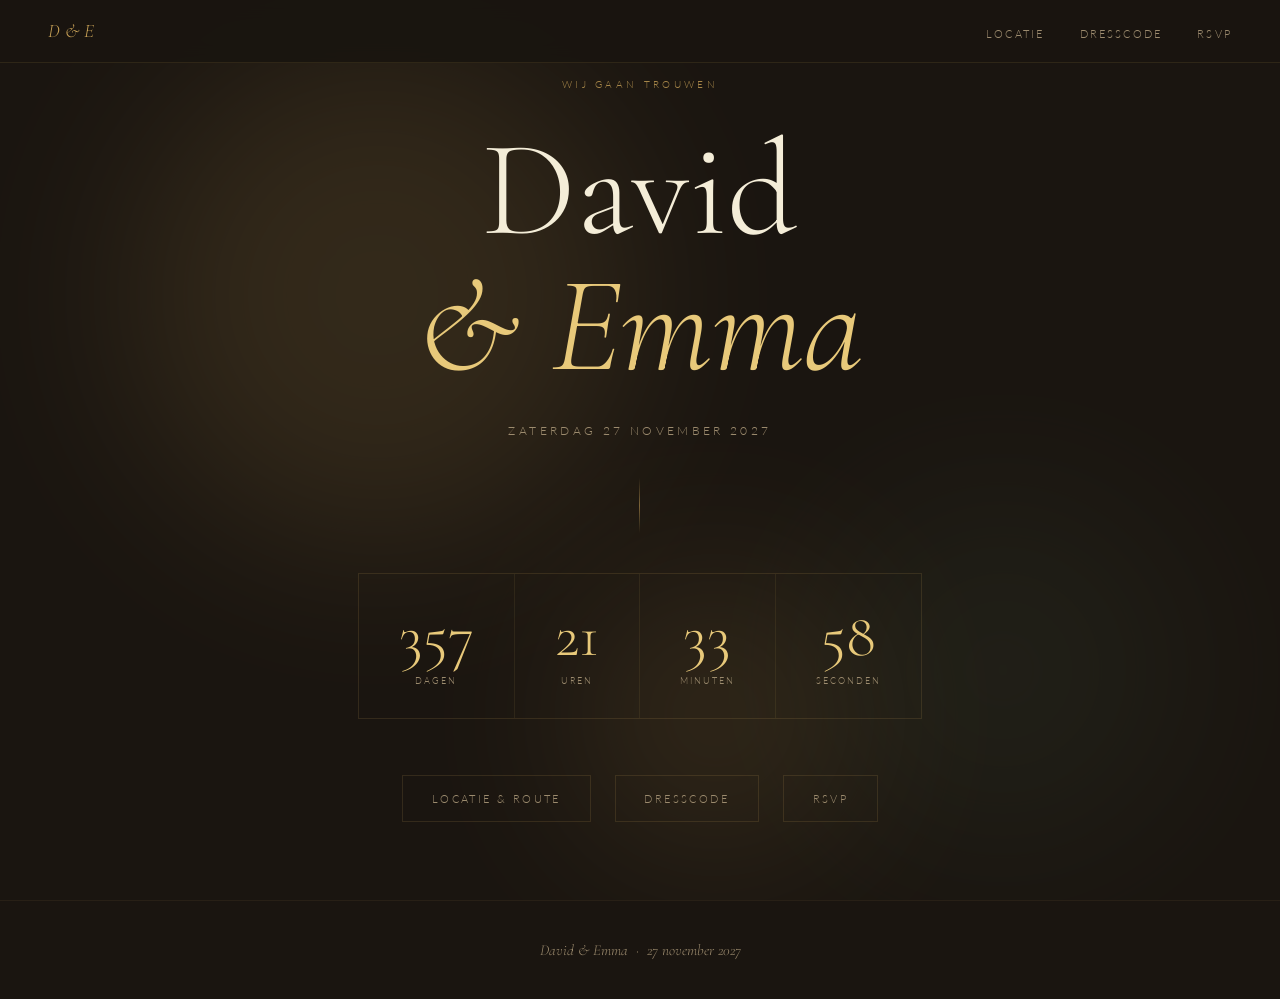
<file: index.html>
<!DOCTYPE html>
<html lang="nl">
<head>
<meta charset="UTF-8">
<meta name="viewport" content="width=device-width, initial-scale=1.0">
<title>David & Emma — 27 november 2027</title>
<link rel="stylesheet" href="style.css">
<style>
  .hero {
    min-height: 100vh;
    display: flex; flex-direction: column;
    align-items: center; justify-content: center;
    text-align: center; padding: 0 2rem;
    position: relative; overflow: hidden;
  }
  .hero-bg { position: absolute; inset: 0; z-index: 0; overflow: hidden; }
  .orb {
    position: absolute; border-radius: 50%;
    filter: blur(90px); pointer-events: none; opacity: 0.14;
  }
  .hero-content { position: relative; z-index: 1; }

  .eyebrow {
    font-size: 0.65rem; letter-spacing: 0.32em;
    text-transform: uppercase; color: var(--gold);
    margin-bottom: 2rem; opacity: 0.8;
  }
  .names {
    font-family: 'Cormorant Garamond', serif;
    font-size: clamp(4.5rem, 11vw, 8.5rem);
    font-weight: 300; line-height: 1;
    color: var(--cream);
  }
  .names em { font-style: italic; color: var(--gold2); }

  .wedding-date {
    margin-top: 1.8rem;
    font-size: 0.75rem; letter-spacing: 0.28em;
    text-transform: uppercase; color: var(--muted);
  }

  .divider-line {
    width: 1px; height: 55px;
    background: linear-gradient(to bottom, transparent, var(--gold), transparent);
    margin: 2.5rem auto; opacity: 0.55;
  }

  /* COUNTDOWN */
  .countdown {
    display: flex; gap: 0;
    justify-content: center;
    border: 1px solid rgba(201,162,87,0.15);
  }
  .cd-block {
    padding: 2rem 2.5rem;
    text-align: center;
    border-right: 1px solid rgba(201,162,87,0.1);
    min-width: 110px;
  }
  .cd-block:last-child { border-right: none; }
  .cd-num {
    font-family: 'Cormorant Garamond', serif;
    font-size: clamp(2.5rem, 5vw, 3.8rem);
    font-weight: 300; color: var(--gold2);
    line-height: 1; display: block;
  }
  .cd-label {
    font-size: 0.58rem; letter-spacing: 0.22em;
    text-transform: uppercase; color: var(--muted);
    margin-top: 0.5rem; display: block;
  }

  /* NAV LINKS BELOW */
  .nav-cards {
    display: flex; gap: 1.5rem;
    margin-top: 3.5rem; flex-wrap: wrap;
    justify-content: center;
  }
  .nav-card {
    text-decoration: none;
    border: 1px solid rgba(201,162,87,0.15);
    padding: 1rem 1.8rem;
    color: var(--muted); font-size: 0.68rem;
    letter-spacing: 0.22em; text-transform: uppercase;
    transition: all 0.2s; position: relative;
  }
  .nav-card::before {
    content: '';
    position: absolute; top: 0; left: 0;
    width: 0; height: 1px; background: var(--gold);
    transition: width 0.3s;
  }
  .nav-card:hover::before { width: 100%; }
  .nav-card:hover { color: var(--gold); border-color: rgba(201,162,87,0.35); }

  @media (max-width: 640px) {
    .cd-block { padding: 1.4rem 1.2rem; min-width: 72px; }
    .countdown { gap: 0; }
  }
</style>
</head>
<body>

<nav>
  <a href="index.html" class="logo">D & E</a>
  <ul>
    <li><a href="locatie.html">Locatie</a></li>
    <li><a href="dresscode.html">Dresscode</a></li>
    <li><a href="rsvp.html">RSVP</a></li>
  </ul>
</nav>

<div class="hero">
  <div class="hero-bg" id="bg">
    <div class="orb" style="width:500px;height:500px;background:#C9A257;top:5%;left:10%;"></div>
    <div class="orb" style="width:350px;height:350px;background:#4A6348;top:55%;right:8%;"></div>
    <div class="orb" style="width:280px;height:280px;background:#C9A257;bottom:5%;left:45%;"></div>
  </div>

  <div class="hero-content">
    <p class="eyebrow">Wij gaan trouwen</p>

    <h1 class="names">
      David<br><em>& Emma</em>
    </h1>

    <p class="wedding-date">Zaterdag 27 november 2027</p>

    <div class="divider-line"></div>

    <div class="countdown">
      <div class="cd-block">
        <span class="cd-num" id="cd-days">—</span>
        <span class="cd-label">dagen</span>
      </div>
      <div class="cd-block">
        <span class="cd-num" id="cd-hours">—</span>
        <span class="cd-label">uren</span>
      </div>
      <div class="cd-block">
        <span class="cd-num" id="cd-mins">—</span>
        <span class="cd-label">minuten</span>
      </div>
      <div class="cd-block">
        <span class="cd-num" id="cd-secs">—</span>
        <span class="cd-label">seconden</span>
      </div>
    </div>

    <div class="nav-cards">
      <a href="locatie.html" class="nav-card">Locatie & route</a>
      <a href="dresscode.html" class="nav-card">Dresscode</a>
      <a href="rsvp.html" class="nav-card">RSVP</a>
    </div>
  </div>
</div>

<footer>David & Emma &nbsp;·&nbsp; 27 november 2027</footer>

<script>
  // Particles
  const bg = document.getElementById('bg');
  for (let i = 0; i < 55; i++) {
    const p = document.createElement('div');
    p.className = 'particle';
    const s = 1.5 + Math.random() * 2.5;
    p.style.cssText = `width:${s}px;height:${s}px;background:rgba(${Math.random()>.5?'201,162,87':'244,237,216'},${.4+Math.random()*.5});left:${Math.random()*100}vw;animation-duration:${10+Math.random()*18}s;animation-delay:${-Math.random()*20}s;top:-10px;position:absolute;`;
    bg.appendChild(p);
  }

  // Countdown
  function tick() {
    const target = new Date('2027-11-27T14:00:00');
    const diff = target - new Date();
    if (diff <= 0) {
      ['days','hours','mins','secs'].forEach(id => document.getElementById('cd-'+id).textContent = '0');
      return;
    }
    document.getElementById('cd-days').textContent  = Math.floor(diff / 86400000);
    document.getElementById('cd-hours').textContent = String(Math.floor((diff % 86400000) / 3600000)).padStart(2,'0');
    document.getElementById('cd-mins').textContent  = String(Math.floor((diff % 3600000) / 60000)).padStart(2,'0');
    document.getElementById('cd-secs').textContent  = String(Math.floor((diff % 60000) / 1000)).padStart(2,'0');
  }
  tick(); setInterval(tick, 1000);
</script>
</body>
</html>
</file>
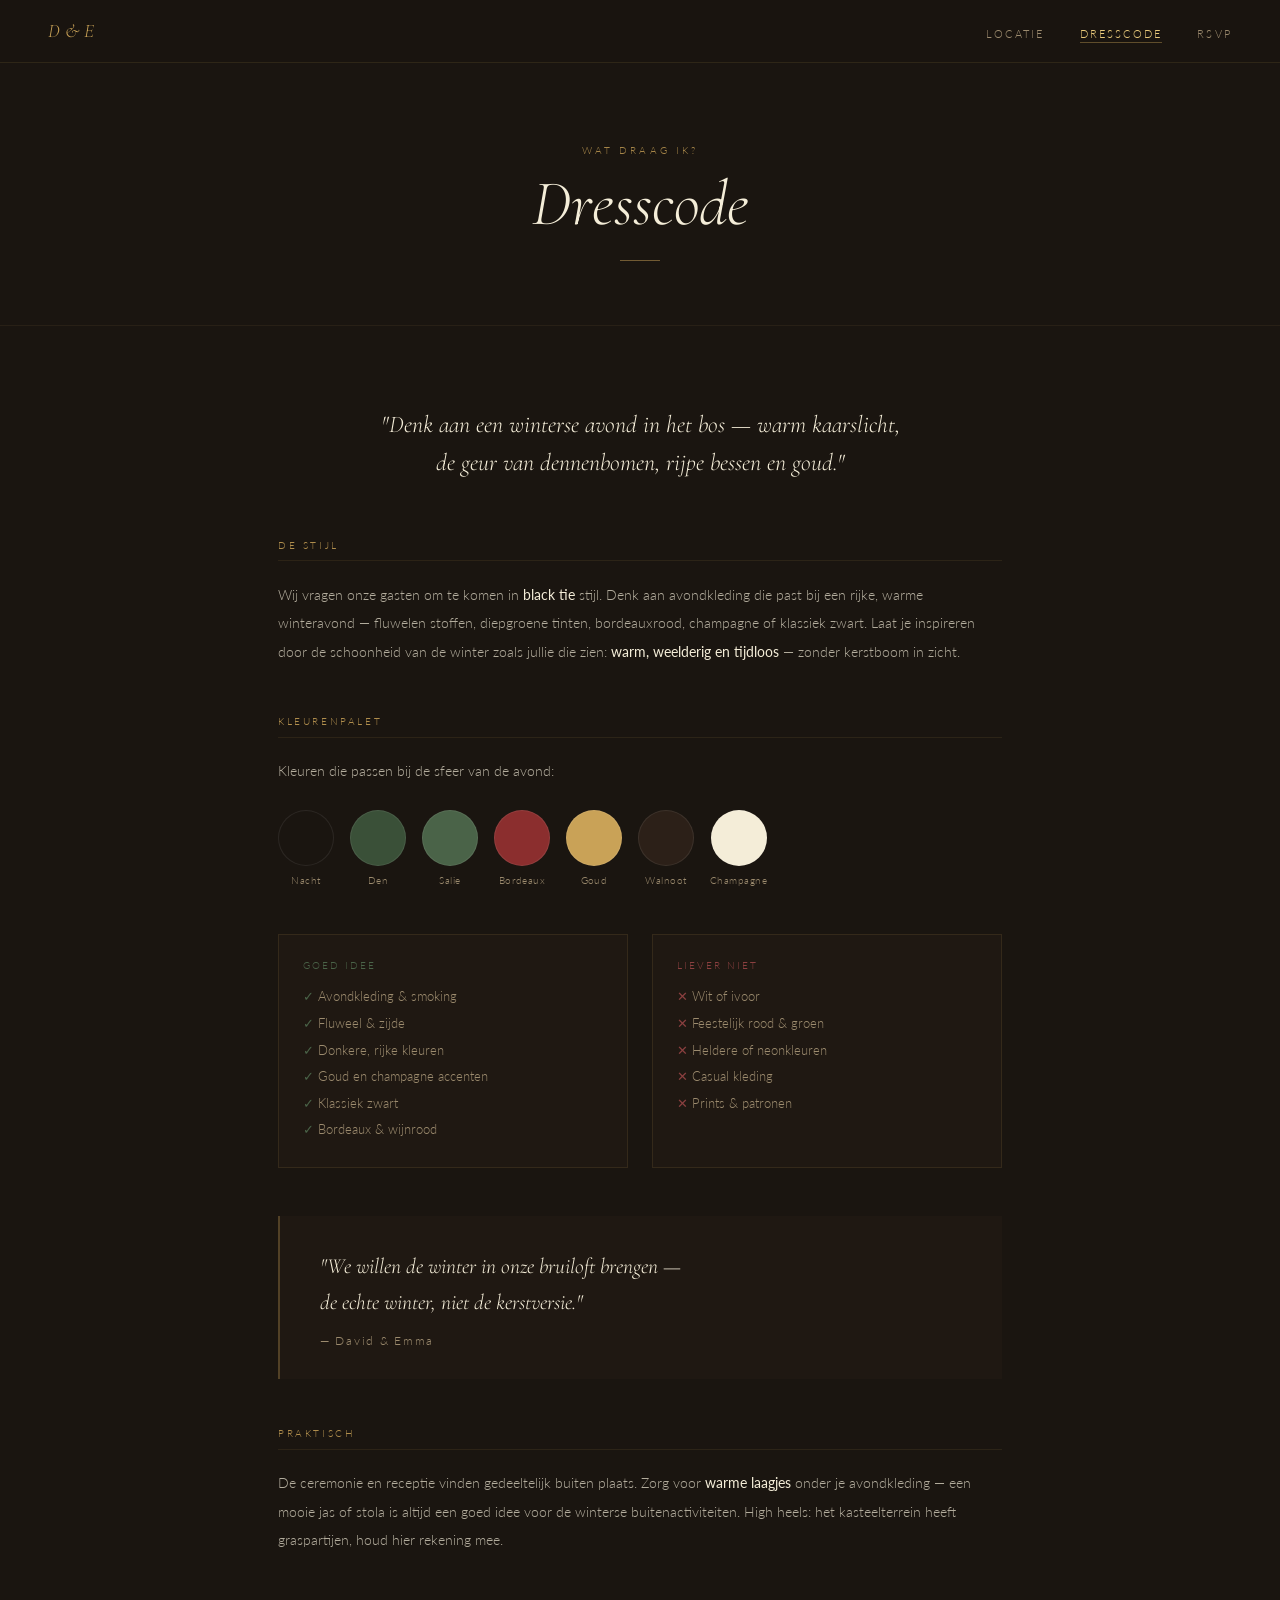
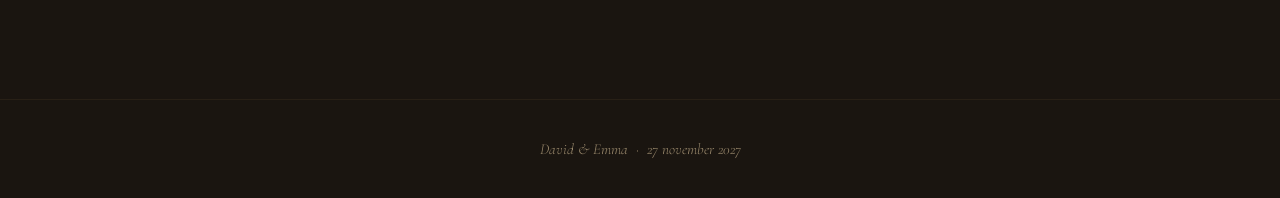
<file: dresscode.html>
<!DOCTYPE html>
<html lang="nl">
<head>
<meta charset="UTF-8">
<meta name="viewport" content="width=device-width, initial-scale=1.0">
<title>Dresscode — David & Emma</title>
<link rel="stylesheet" href="style.css">
<style>
  .dresscode-intro {
    font-family: 'Cormorant Garamond', serif;
    font-size: 1.5rem; font-weight: 300; font-style: italic;
    color: var(--cream); line-height: 1.6;
    text-align: center; margin-bottom: 3.5rem;
    padding: 0 2rem;
  }

  .dresscode-section {
    margin-bottom: 3rem;
  }
  .dresscode-section-title {
    font-size: 0.65rem; letter-spacing: 0.25em;
    text-transform: uppercase; color: var(--gold);
    margin-bottom: 1.2rem; opacity: 0.85;
    padding-bottom: 0.6rem;
    border-bottom: 1px solid rgba(201,162,87,0.12);
  }
  .dresscode-text {
    font-size: 0.9rem; color: rgba(244,237,216,0.7);
    line-height: 2;
  }
  .dresscode-text strong { color: var(--cream); font-weight: 400; }

  /* Palette */
  .palette-row {
    display: flex; gap: 1rem; flex-wrap: wrap;
    margin-top: 1.5rem; align-items: flex-end;
  }
  .palette-item { text-align: center; }
  .swatch-lg {
    width: 56px; height: 56px; border-radius: 50%;
    border: 1px solid rgba(255,255,255,0.08);
    margin: 0 auto 0.5rem;
  }
  .swatch-name {
    font-size: 0.62rem; color: var(--muted);
    letter-spacing: 0.05em;
  }

  /* Do / Don't */
  .do-dont {
    display: grid; grid-template-columns: 1fr 1fr;
    gap: 1.5rem; margin-top: 1.5rem;
  }
  .do-box, .dont-box {
    padding: 1.5rem;
    border: 1px solid rgba(201,162,87,0.12);
    background: rgba(44,32,24,0.3);
  }
  .do-box-title {
    font-size: 0.62rem; letter-spacing: 0.2em;
    text-transform: uppercase; color: var(--sage);
    margin-bottom: 0.8rem;
  }
  .dont-box-title {
    font-size: 0.62rem; letter-spacing: 0.2em;
    text-transform: uppercase; color: #8B4040;
    margin-bottom: 0.8rem;
  }
  .do-list, .dont-list {
    list-style: none; font-size: 0.83rem;
    color: var(--muted); line-height: 2;
  }
  .do-list li::before { content: '✓  '; color: var(--sage); }
  .dont-list li::before { content: '✕  '; color: #8B4040; }

  .quote-block {
    margin: 3rem 0;
    padding: 2rem 2.5rem;
    border-left: 2px solid rgba(201,162,87,0.3);
    background: rgba(44,32,24,0.3);
  }
  .quote-text {
    font-family: 'Cormorant Garamond', serif;
    font-size: 1.35rem; font-style: italic; font-weight: 300;
    color: var(--cream); line-height: 1.7;
  }
  .quote-sub {
    font-size: 0.72rem; letter-spacing: 0.15em;
    color: var(--muted); margin-top: 0.8rem;
  }

  @media (max-width: 640px) {
    .do-dont { grid-template-columns: 1fr; }
  }
</style>
</head>
<body>

<nav>
  <a href="index.html" class="logo">D & E</a>
  <ul>
    <li><a href="locatie.html">Locatie</a></li>
    <li><a href="dresscode.html" class="active">Dresscode</a></li>
    <li><a href="rsvp.html">RSVP</a></li>
  </ul>
</nav>

<div class="page-header">
  <p class="page-eyebrow">Wat draag ik?</p>
  <h1 class="page-title">Dresscode</h1>
  <div class="gold-line"></div>
</div>

<div class="content">

  <p class="dresscode-intro">
    "Denk aan een winterse avond in het bos — warm kaarslicht,<br>
    de geur van dennenbomen, rijpe bessen en goud."
  </p>

  <div class="dresscode-section">
    <p class="dresscode-section-title">De stijl</p>
    <p class="dresscode-text">
      Wij vragen onze gasten om te komen in <strong>black tie</strong> stijl.
      Denk aan avondkleding die past bij een rijke, warme winteravond —
      fluwelen stoffen, diepgroene tinten, bordeauxrood, champagne of klassiek zwart.
      Laat je inspireren door de schoonheid van de winter zoals jullie die zien:
      <strong>warm, weelderig en tijdloos</strong> — zonder kerstboom in zicht.
    </p>
  </div>

  <div class="dresscode-section">
    <p class="dresscode-section-title">Kleurenpalet</p>
    <p class="dresscode-text">Kleuren die passen bij de sfeer van de avond:</p>
    <div class="palette-row">
      <div class="palette-item">
        <div class="swatch-lg" style="background:#1A1510;"></div>
        <p class="swatch-name">Nacht</p>
      </div>
      <div class="palette-item">
        <div class="swatch-lg" style="background:#3A5038;"></div>
        <p class="swatch-name">Den</p>
      </div>
      <div class="palette-item">
        <div class="swatch-lg" style="background:#4A6348;"></div>
        <p class="swatch-name">Salie</p>
      </div>
      <div class="palette-item">
        <div class="swatch-lg" style="background:#8B2E2E;"></div>
        <p class="swatch-name">Bordeaux</p>
      </div>
      <div class="palette-item">
        <div class="swatch-lg" style="background:#C9A257;"></div>
        <p class="swatch-name">Goud</p>
      </div>
      <div class="palette-item">
        <div class="swatch-lg" style="background:#2C2018;"></div>
        <p class="swatch-name">Walnoot</p>
      </div>
      <div class="palette-item">
        <div class="swatch-lg" style="background:#F4EDD8;"></div>
        <p class="swatch-name">Champagne</p>
      </div>
    </div>
  </div>

  <div class="do-dont">
    <div class="do-box">
      <p class="do-box-title">Goed idee</p>
      <ul class="do-list">
        <li>Avondkleding & smoking</li>
        <li>Fluweel & zijde</li>
        <li>Donkere, rijke kleuren</li>
        <li>Goud en champagne accenten</li>
        <li>Klassiek zwart</li>
        <li>Bordeaux & wijnrood</li>
      </ul>
    </div>
    <div class="dont-box">
      <p class="dont-box-title">Liever niet</p>
      <ul class="dont-list">
        <li>Wit of ivoor</li>
        <li>Feestelijk rood & groen</li>
        <li>Heldere of neonkleuren</li>
        <li>Casual kleding</li>
        <li>Prints & patronen</li>
      </ul>
    </div>
  </div>

  <div class="quote-block">
    <p class="quote-text">
      "We willen de winter in onze bruiloft brengen —<br>
      de echte winter, niet de kerstversie."
    </p>
    <p class="quote-sub">— David & Emma</p>
  </div>

  <div class="dresscode-section">
    <p class="dresscode-section-title">Praktisch</p>
    <p class="dresscode-text">
      De ceremonie en receptie vinden gedeeltelijk buiten plaats.
      Zorg voor <strong>warme laagjes</strong> onder je avondkleding —
      een mooie jas of stola is altijd een goed idee voor de winterse buitenactiviteiten.
      High heels: het kasteelterrein heeft graspartijen, houd hier rekening mee.
    </p>
  </div>

</div>

<footer>David & Emma &nbsp;·&nbsp; 27 november 2027</footer>

</body>
</html>
</file>
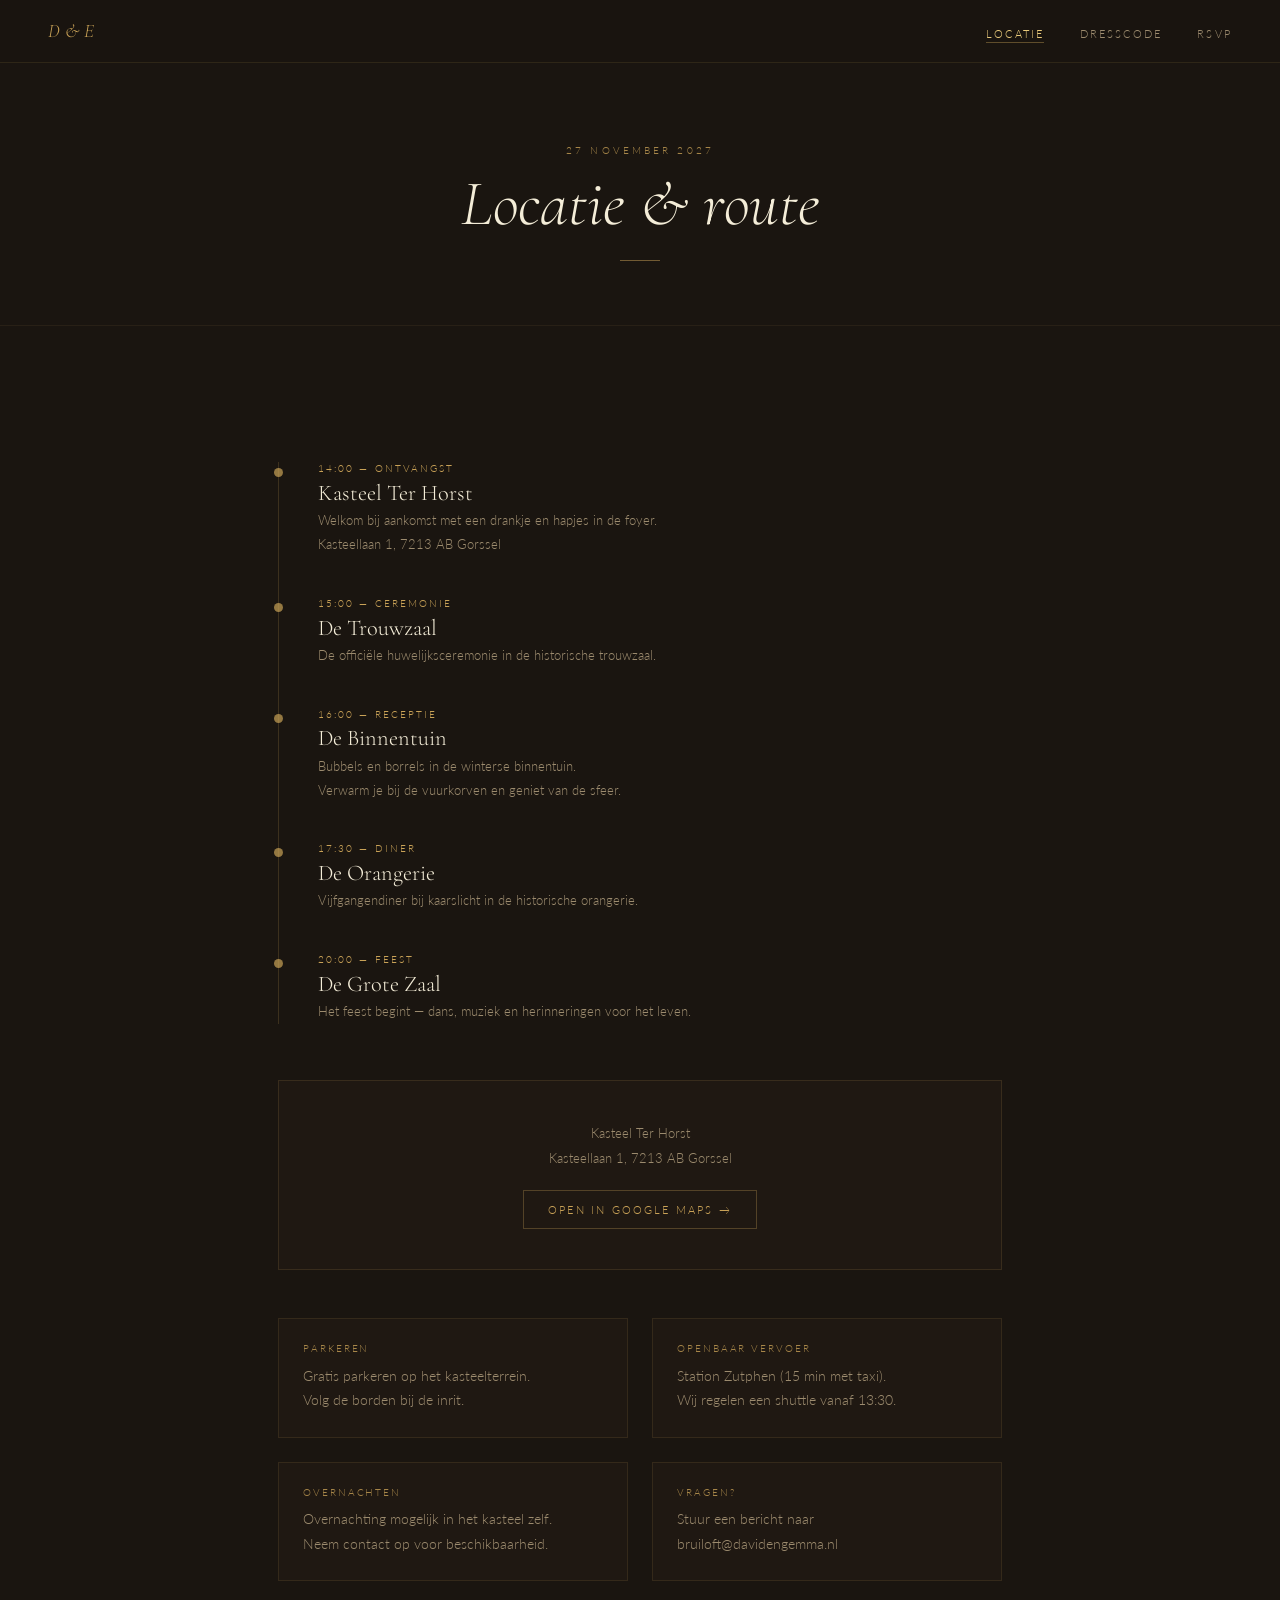
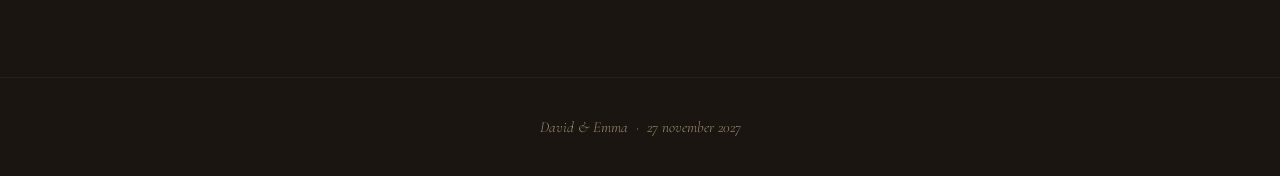
<file: locatie.html>
<!DOCTYPE html>
<html lang="nl">
<head>
<meta charset="UTF-8">
<meta name="viewport" content="width=device-width, initial-scale=1.0">
<title>Locatie — David & Emma</title>
<link rel="stylesheet" href="style.css">
<style>
  .timeline {
    position: relative;
    margin-top: 3.5rem;
  }
  .timeline::before {
    content: '';
    position: absolute; left: 0; top: 0; bottom: 0;
    width: 1px; background: rgba(201,162,87,0.2);
  }
  .timeline-item {
    position: relative;
    padding: 0 0 2.5rem 2.5rem;
  }
  .timeline-item::before {
    content: '';
    position: absolute; left: -4px; top: 6px;
    width: 9px; height: 9px; border-radius: 50%;
    background: var(--gold); opacity: 0.7;
  }
  .timeline-time {
    font-size: 0.65rem; letter-spacing: 0.2em;
    text-transform: uppercase; color: var(--gold);
    margin-bottom: 0.3rem;
  }
  .timeline-name {
    font-family: 'Cormorant Garamond', serif;
    font-size: 1.4rem; font-weight: 300;
    color: var(--cream); margin-bottom: 0.2rem;
  }
  .timeline-desc {
    font-size: 0.83rem; color: var(--muted); line-height: 1.8;
  }

  .map-placeholder {
    margin-top: 3.5rem;
    border: 1px solid rgba(201,162,87,0.15);
    background: rgba(44,32,24,0.3);
    padding: 2.5rem;
    text-align: center;
  }
  .map-placeholder p {
    font-size: 0.82rem; color: var(--muted); line-height: 1.9;
    margin-bottom: 1.2rem;
  }
  .map-link {
    display: inline-block;
    font-size: 0.68rem; letter-spacing: 0.2em;
    text-transform: uppercase; color: var(--gold);
    border: 1px solid rgba(201,162,87,0.3);
    padding: 0.75rem 1.5rem;
    text-decoration: none; transition: all 0.2s;
  }
  .map-link:hover { background: rgba(201,162,87,0.08); }

  .info-grid {
    display: grid;
    grid-template-columns: 1fr 1fr;
    gap: 1.5rem;
    margin-top: 3rem;
  }
  .info-block {
    padding: 1.5rem;
    border: 1px solid rgba(201,162,87,0.12);
    background: rgba(44,32,24,0.3);
  }
  .info-block-label {
    font-size: 0.6rem; letter-spacing: 0.2em;
    text-transform: uppercase; color: var(--gold);
    margin-bottom: 0.6rem; opacity: 0.8;
  }
  .info-block-text {
    font-size: 0.85rem; color: var(--muted); line-height: 1.8;
  }

  @media (max-width: 640px) {
    .info-grid { grid-template-columns: 1fr; }
  }
</style>
</head>
<body>

<nav>
  <a href="index.html" class="logo">D & E</a>
  <ul>
    <li><a href="locatie.html" class="active">Locatie</a></li>
    <li><a href="dresscode.html">Dresscode</a></li>
    <li><a href="rsvp.html">RSVP</a></li>
  </ul>
</nav>

<div class="page-header">
  <p class="page-eyebrow">27 november 2027</p>
  <h1 class="page-title">Locatie & route</h1>
  <div class="gold-line"></div>
</div>

<div class="content">

  <div class="timeline">
    <div class="timeline-item">
      <p class="timeline-time">14:00 — Ontvangst</p>
      <p class="timeline-name">Kasteel Ter Horst</p>
      <p class="timeline-desc">Welkom bij aankomst met een drankje en hapjes in de foyer.<br>Kasteellaan 1, 7213 AB Gorssel</p>
    </div>
    <div class="timeline-item">
      <p class="timeline-time">15:00 — Ceremonie</p>
      <p class="timeline-name">De Trouwzaal</p>
      <p class="timeline-desc">De officiële huwelijksceremonie in de historische trouwzaal.</p>
    </div>
    <div class="timeline-item">
      <p class="timeline-time">16:00 — Receptie</p>
      <p class="timeline-name">De Binnentuin</p>
      <p class="timeline-desc">Bubbels en borrels in de winterse binnentuin.<br>Verwarm je bij de vuurkorven en geniet van de sfeer.</p>
    </div>
    <div class="timeline-item">
      <p class="timeline-time">17:30 — Diner</p>
      <p class="timeline-name">De Orangerie</p>
      <p class="timeline-desc">Vijfgangendiner bij kaarslicht in de historische orangerie.</p>
    </div>
    <div class="timeline-item" style="padding-bottom:0;">
      <p class="timeline-time">20:00 — Feest</p>
      <p class="timeline-name">De Grote Zaal</p>
      <p class="timeline-desc">Het feest begint — dans, muziek en herinneringen voor het leven.</p>
    </div>
  </div>

  <div class="map-placeholder">
    <p>Kasteel Ter Horst<br>Kasteellaan 1, 7213 AB Gorssel</p>
    <a class="map-link" href="https://maps.google.com/?q=Kasteellaan+1,+7213+AB+Gorssel" target="_blank">Open in Google Maps →</a>
  </div>

  <div class="info-grid">
    <div class="info-block">
      <p class="info-block-label">Parkeren</p>
      <p class="info-block-text">Gratis parkeren op het kasteelterrein.<br>Volg de borden bij de inrit.</p>
    </div>
    <div class="info-block">
      <p class="info-block-label">Openbaar vervoer</p>
      <p class="info-block-text">Station Zutphen (15 min met taxi).<br>Wij regelen een shuttle vanaf 13:30.</p>
    </div>
    <div class="info-block">
      <p class="info-block-label">Overnachten</p>
      <p class="info-block-text">Overnachting mogelijk in het kasteel zelf.<br>Neem contact op voor beschikbaarheid.</p>
    </div>
    <div class="info-block">
      <p class="info-block-label">Vragen?</p>
      <p class="info-block-text">Stuur een bericht naar<br>bruiloft@davidengemma.nl</p>
    </div>
  </div>

</div>

<footer>David & Emma &nbsp;·&nbsp; 27 november 2027</footer>

</body>
</html>
</file>
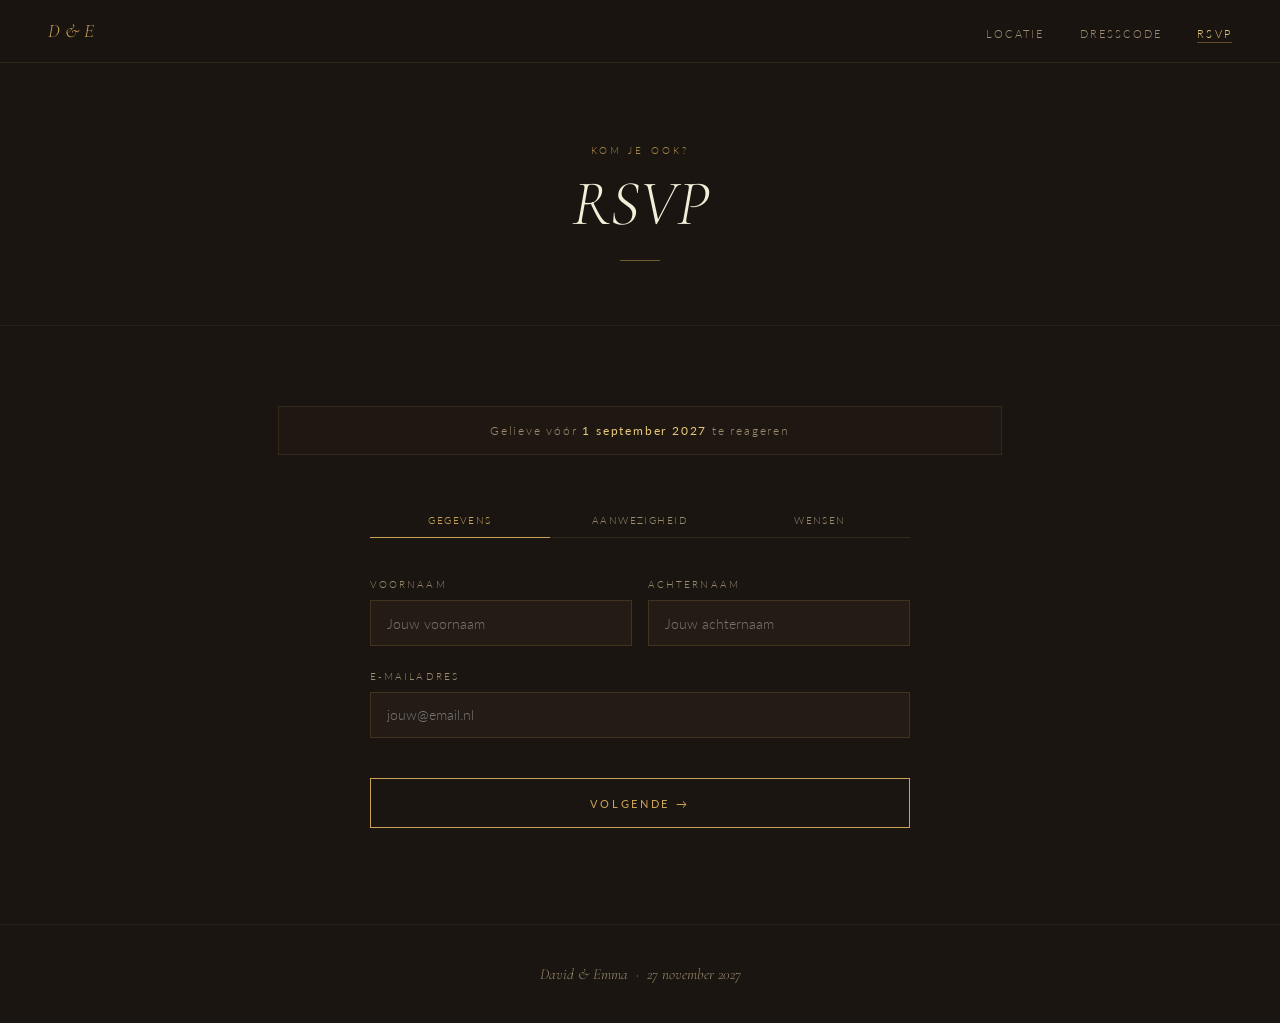
<file: rsvp.html>
<!DOCTYPE html>
<html lang="nl">
<head>
<meta charset="UTF-8">
<meta name="viewport" content="width=device-width, initial-scale=1.0">
<title>RSVP — David & Emma</title>
<link rel="stylesheet" href="style.css">
<style>
  .rsvp-deadline {
    text-align: center;
    font-size: 0.75rem; letter-spacing: 0.15em;
    color: var(--muted); margin-bottom: 3rem;
    padding: 1rem;
    border: 1px solid rgba(201,162,87,0.12);
    background: rgba(44,32,24,0.3);
  }
  .rsvp-deadline strong { color: var(--gold2); font-weight: 400; }

  .rsvp-form-wrap {
    max-width: 540px; margin: 0 auto;
  }

  .form-row {
    display: grid; grid-template-columns: 1fr 1fr; gap: 1rem;
  }

  .step-indicator {
    display: flex; gap: 0; margin-bottom: 2.5rem;
  }
  .step {
    flex: 1; padding: 0.7rem;
    text-align: center; font-size: 0.62rem;
    letter-spacing: 0.15em; text-transform: uppercase;
    color: var(--muted);
    border-bottom: 1px solid rgba(201,162,87,0.15);
  }
  .step.active {
    color: var(--gold);
    border-bottom: 1px solid var(--gold);
  }
  .step.done {
    color: var(--sage);
    border-bottom: 1px solid var(--sage);
  }

  textarea.form-input {
    resize: vertical; min-height: 90px;
  }

  @media (max-width: 640px) {
    .form-row { grid-template-columns: 1fr; }
  }
</style>
</head>
<body>

<nav>
  <a href="index.html" class="logo">D & E</a>
  <ul>
    <li><a href="locatie.html">Locatie</a></li>
    <li><a href="dresscode.html">Dresscode</a></li>
    <li><a href="rsvp.html" class="active">RSVP</a></li>
  </ul>
</nav>

<div class="page-header">
  <p class="page-eyebrow">Kom je ook?</p>
  <h1 class="page-title">RSVP</h1>
  <div class="gold-line"></div>
</div>

<div class="content">

  <p class="rsvp-deadline">
    Gelieve vóór <strong>1 september 2027</strong> te reageren
  </p>

  <div class="rsvp-form-wrap">

    <div id="rsvp-form">
      <div class="step-indicator">
        <div class="step active" id="step1-ind">Gegevens</div>
        <div class="step" id="step2-ind">Aanwezigheid</div>
        <div class="step" id="step3-ind">Wensen</div>
      </div>

      <!-- STAP 1 -->
      <div id="step1">
        <div class="form-row">
          <div class="form-field">
            <label class="form-label">Voornaam</label>
            <input class="form-input" type="text" id="inp-voornaam" placeholder="Jouw voornaam">
          </div>
          <div class="form-field">
            <label class="form-label">Achternaam</label>
            <input class="form-input" type="text" id="inp-achternaam" placeholder="Jouw achternaam">
          </div>
        </div>
        <div class="form-field">
          <label class="form-label">E-mailadres</label>
          <input class="form-input" type="email" id="inp-email" placeholder="jouw@email.nl">
        </div>
        <button class="btn-gold" onclick="goStep(2)">Volgende →</button>
      </div>

      <!-- STAP 2 -->
      <div id="step2" style="display:none;">
        <div class="form-field">
          <label class="form-label">Aanwezigheid</label>
          <div class="radio-group">
            <div class="radio-opt active" data-val="ja" onclick="selectAttend(this)">✓ &nbsp;Ik kom!</div>
            <div class="radio-opt" data-val="nee" onclick="selectAttend(this)">✕ &nbsp;Helaas niet</div>
          </div>
        </div>
        <div class="form-field" id="aantal-wrap">
          <label class="form-label">Aantal personen (inclusief jezelf)</label>
          <input class="form-input" type="number" id="inp-aantal" min="1" max="8" value="1">
        </div>
        <div class="form-field" id="moment-wrap">
          <label class="form-label">Aanwezig bij</label>
          <div class="radio-group" style="flex-direction:column; gap:0.6rem;">
            <div class="radio-opt active" style="justify-content:flex-start; padding-left:1rem;" data-moment="alles" onclick="selectMoment(this)">Ceremonie, receptie, diner & feest</div>
            <div class="radio-opt" style="justify-content:flex-start; padding-left:1rem;" data-moment="diner" onclick="selectMoment(this)">Alleen diner & feest (vanaf 17:30)</div>
            <div class="radio-opt" style="justify-content:flex-start; padding-left:1rem;" data-moment="feest" onclick="selectMoment(this)">Alleen het feest (vanaf 20:00)</div>
          </div>
        </div>
        <button class="btn-gold" onclick="goStep(3)">Volgende →</button>
      </div>

      <!-- STAP 3 -->
      <div id="step3" style="display:none;">
        <div class="form-field" id="dieet-wrap">
          <label class="form-label">Dieetwensen of allergieën</label>
          <input class="form-input" type="text" id="inp-dieet" placeholder="Bijv. glutenvrij, vegetarisch, noten…">
        </div>
        <div class="form-field">
          <label class="form-label">Lied aanvragen voor de dansvloer?</label>
          <input class="form-input" type="text" id="inp-lied" placeholder="Artiest & songtitel">
        </div>
        <div class="form-field">
          <label class="form-label">Bericht voor David & Emma (optioneel)</label>
          <textarea class="form-input" id="inp-bericht" placeholder="Schrijf ons een persoonlijk berichtje…"></textarea>
        </div>
        <button class="btn-gold" onclick="submitRsvp()">Versturen</button>
      </div>
    </div>

    <div class="success-box" id="rsvp-success">
      <p class="success-title">Dankjewel!</p>
      <p class="success-text" id="success-msg">We hebben jouw aanmelding ontvangen.<br>Tot 27 november 2027!</p>
    </div>

  </div>
</div>

<footer>David & Emma &nbsp;·&nbsp; 27 november 2027</footer>

<script>
  let attendVal = 'ja';

  function goStep(n) {
    if (n === 2) {
      const voor = document.getElementById('inp-voornaam').value.trim();
      const email = document.getElementById('inp-email').value.trim();
      if (!voor || !email) { alert('Vul je naam en e-mailadres in.'); return; }
    }
    [1,2,3].forEach(i => {
      document.getElementById('step'+i).style.display = i === n ? '' : 'none';
      const ind = document.getElementById('step'+i+'-ind');
      ind.className = 'step' + (i === n ? ' active' : i < n ? ' done' : '');
    });
  }

  function selectAttend(el) {
    document.querySelectorAll('.radio-opt[data-val]').forEach(e => e.classList.remove('active'));
    el.classList.add('active');
    attendVal = el.dataset.val;
    const show = attendVal === 'ja';
    document.getElementById('aantal-wrap').style.display = show ? '' : 'none';
    document.getElementById('moment-wrap').style.display = show ? '' : 'none';
  }

  function selectMoment(el) {
    document.querySelectorAll('.radio-opt[data-moment]').forEach(e => e.classList.remove('active'));
    el.classList.add('active');
  }

  function submitRsvp() {
    document.getElementById('rsvp-form').style.display = 'none';
    const success = document.getElementById('rsvp-success');
    success.style.display = 'block';
    if (attendVal === 'nee') {
      document.getElementById('success-msg').innerHTML =
        'We begrijpen het en zijn blij dat je hebt laten weten.<br>We missen je op 27 november!';
    }
  }
</script>
</body>
</html>
</file>
<file: style.css>
@import url('https://fonts.googleapis.com/css2?family=Cormorant+Garamond:ital,wght@0,300;0,400;1,300;1,400&family=Lato:wght@200;300;400&display=swap');

*, *::before, *::after { box-sizing: border-box; margin: 0; padding: 0; }

:root {
  --dark:   #1A1510;
  --bark:   #2C2018;
  --wood:   #3D2E1A;
  --gold:   #C9A257;
  --gold2:  #E8C97A;
  --cream:  #F4EDD8;
  --sage:   #4A6348;
  --moss:   #3A5038;
  --pine:   #263B24;
  --white:  #FAF6EE;
  --muted:  #9C8B6E;
}

html { scroll-behavior: smooth; }

body {
  font-family: 'Lato', sans-serif;
  background: var(--dark);
  color: var(--cream);
  font-weight: 300;
  overflow-x: hidden;
  min-height: 100vh;
}

/* ── NAV ── */
nav {
  position: fixed; top: 0; left: 0; right: 0; z-index: 100;
  display: flex; justify-content: space-between; align-items: center;
  padding: 1.2rem 3rem;
  background: rgba(26,21,16,0.92);
  backdrop-filter: blur(10px);
  border-bottom: 1px solid rgba(201,162,87,0.12);
}
nav .logo {
  font-family: 'Cormorant Garamond', serif;
  font-style: italic; font-size: 1.2rem;
  color: var(--gold); letter-spacing: 0.03em;
  text-decoration: none;
}
nav ul { list-style: none; display: flex; gap: 2.2rem; }
nav ul li a {
  text-decoration: none; font-size: 0.68rem;
  letter-spacing: 0.2em; text-transform: uppercase;
  color: var(--muted); transition: color 0.2s;
}
nav ul li a:hover { color: var(--gold); }
nav ul li a.active { color: var(--gold2); border-bottom: 1px solid rgba(201,162,87,0.4); padding-bottom: 2px; }

/* ── PAGE HEADER (subpages) ── */
.page-header {
  padding: 9rem 3rem 4rem;
  text-align: center;
  border-bottom: 1px solid rgba(201,162,87,0.08);
}
.page-eyebrow {
  font-size: 0.65rem; letter-spacing: 0.3em;
  text-transform: uppercase; color: var(--gold);
  margin-bottom: 1rem; opacity: 0.8;
}
.page-title {
  font-family: 'Cormorant Garamond', serif;
  font-size: clamp(2.5rem, 6vw, 4rem);
  font-weight: 300; font-style: italic;
  color: var(--cream); line-height: 1;
}
.gold-line {
  width: 40px; height: 1px;
  background: var(--gold);
  margin: 1.5rem auto 0; opacity: 0.5;
}

/* ── CONTENT WRAPPER ── */
.content {
  max-width: 820px;
  margin: 0 auto;
  padding: 5rem 3rem 6rem;
}

/* ── CARDS ── */
.card {
  border: 1px solid rgba(201,162,87,0.18);
  padding: 2.2rem;
  background: rgba(44,32,24,0.4);
  position: relative;
  margin-bottom: 1.5rem;
}
.card::before {
  content: '';
  position: absolute; top: 0; left: 0;
  width: 28px; height: 1px; background: var(--gold);
}
.card-label {
  font-size: 0.62rem; letter-spacing: 0.22em;
  text-transform: uppercase; color: var(--gold);
  margin-bottom: 0.8rem; opacity: 0.8;
}
.card-title {
  font-family: 'Cormorant Garamond', serif;
  font-size: 1.8rem; font-weight: 300;
  color: var(--cream); margin-bottom: 0.5rem;
}
.card-text {
  font-size: 0.88rem; color: var(--muted);
  line-height: 1.9;
}
.card-accent {
  margin-top: 1rem; font-size: 0.72rem;
  letter-spacing: 0.12em; color: var(--gold2);
}

/* ── GRID ── */
.grid-2 {
  display: grid;
  grid-template-columns: 1fr 1fr;
  gap: 1.5rem;
}

/* ── PALETTE ── */
.palette { display: flex; gap: 0.7rem; flex-wrap: wrap; margin-top: 1.2rem; }
.swatch {
  width: 40px; height: 40px; border-radius: 50%;
  border: 1px solid rgba(255,255,255,0.08);
  position: relative;
}
.swatch span {
  position: absolute; bottom: -1.4rem; left: 50%;
  transform: translateX(-50%);
  font-size: 0.58rem; color: var(--muted);
  white-space: nowrap;
}

/* ── FORMS ── */
.form-field { margin-bottom: 1.5rem; }
.form-label {
  display: block; font-size: 0.65rem;
  letter-spacing: 0.2em; text-transform: uppercase;
  color: var(--muted); margin-bottom: 0.6rem;
}
.form-input {
  width: 100%;
  background: rgba(44,32,24,0.6);
  border: 1px solid rgba(201,162,87,0.18);
  color: var(--cream); font-family: 'Lato', sans-serif;
  font-size: 0.88rem; font-weight: 300;
  padding: 0.85rem 1rem; outline: none;
  transition: border-color 0.2s;
}
.form-input:focus { border-color: rgba(201,162,87,0.5); }
.radio-group { display: flex; gap: 1rem; }
.radio-opt {
  flex: 1; display: flex; align-items: center; justify-content: center;
  gap: 0.5rem; padding: 0.8rem;
  border: 1px solid rgba(201,162,87,0.18);
  cursor: pointer; font-size: 0.8rem; color: var(--muted);
  transition: all 0.2s; letter-spacing: 0.06em;
}
.radio-opt:hover, .radio-opt.active { border-color: var(--gold); color: var(--gold); }
.btn-gold {
  width: 100%; background: transparent;
  border: 1px solid var(--gold);
  color: var(--gold); font-family: 'Lato', sans-serif;
  font-size: 0.68rem; letter-spacing: 0.25em;
  text-transform: uppercase; padding: 1.1rem;
  cursor: pointer; margin-top: 1rem; transition: all 0.25s;
}
.btn-gold:hover { background: rgba(201,162,87,0.1); }

/* ── SUCCESS ── */
.success-box {
  text-align: center; padding: 3.5rem 2rem;
  border: 1px solid rgba(201,162,87,0.18);
  display: none;
}
.success-title {
  font-family: 'Cormorant Garamond', serif;
  font-size: 2.5rem; font-style: italic;
  color: var(--gold2); margin-bottom: 1rem;
}
.success-text { font-size: 0.88rem; color: var(--muted); line-height: 1.9; }

/* ── FOOTER ── */
footer {
  text-align: center; padding: 2.5rem;
  border-top: 1px solid rgba(201,162,87,0.08);
  font-family: 'Cormorant Garamond', serif;
  font-style: italic; font-size: 0.95rem; color: var(--muted);
}

/* ── PARTICLES ── */
.particle {
  position: absolute; border-radius: 50%;
  animation: drift linear infinite;
  pointer-events: none;
}
@keyframes drift {
  0%   { transform: translateY(0) scale(1); opacity: 0; }
  10%  { opacity: 1; }
  90%  { opacity: 0.5; }
  100% { transform: translateY(110vh) scale(0.3); opacity: 0; }
}

@media (max-width: 640px) {
  nav { padding: 1rem 1.2rem; }
  nav ul { gap: 1.2rem; }
  .content { padding: 4rem 1.5rem 5rem; }
  .grid-2 { grid-template-columns: 1fr; }
  .page-header { padding: 8rem 1.5rem 3rem; }
}
</file>
